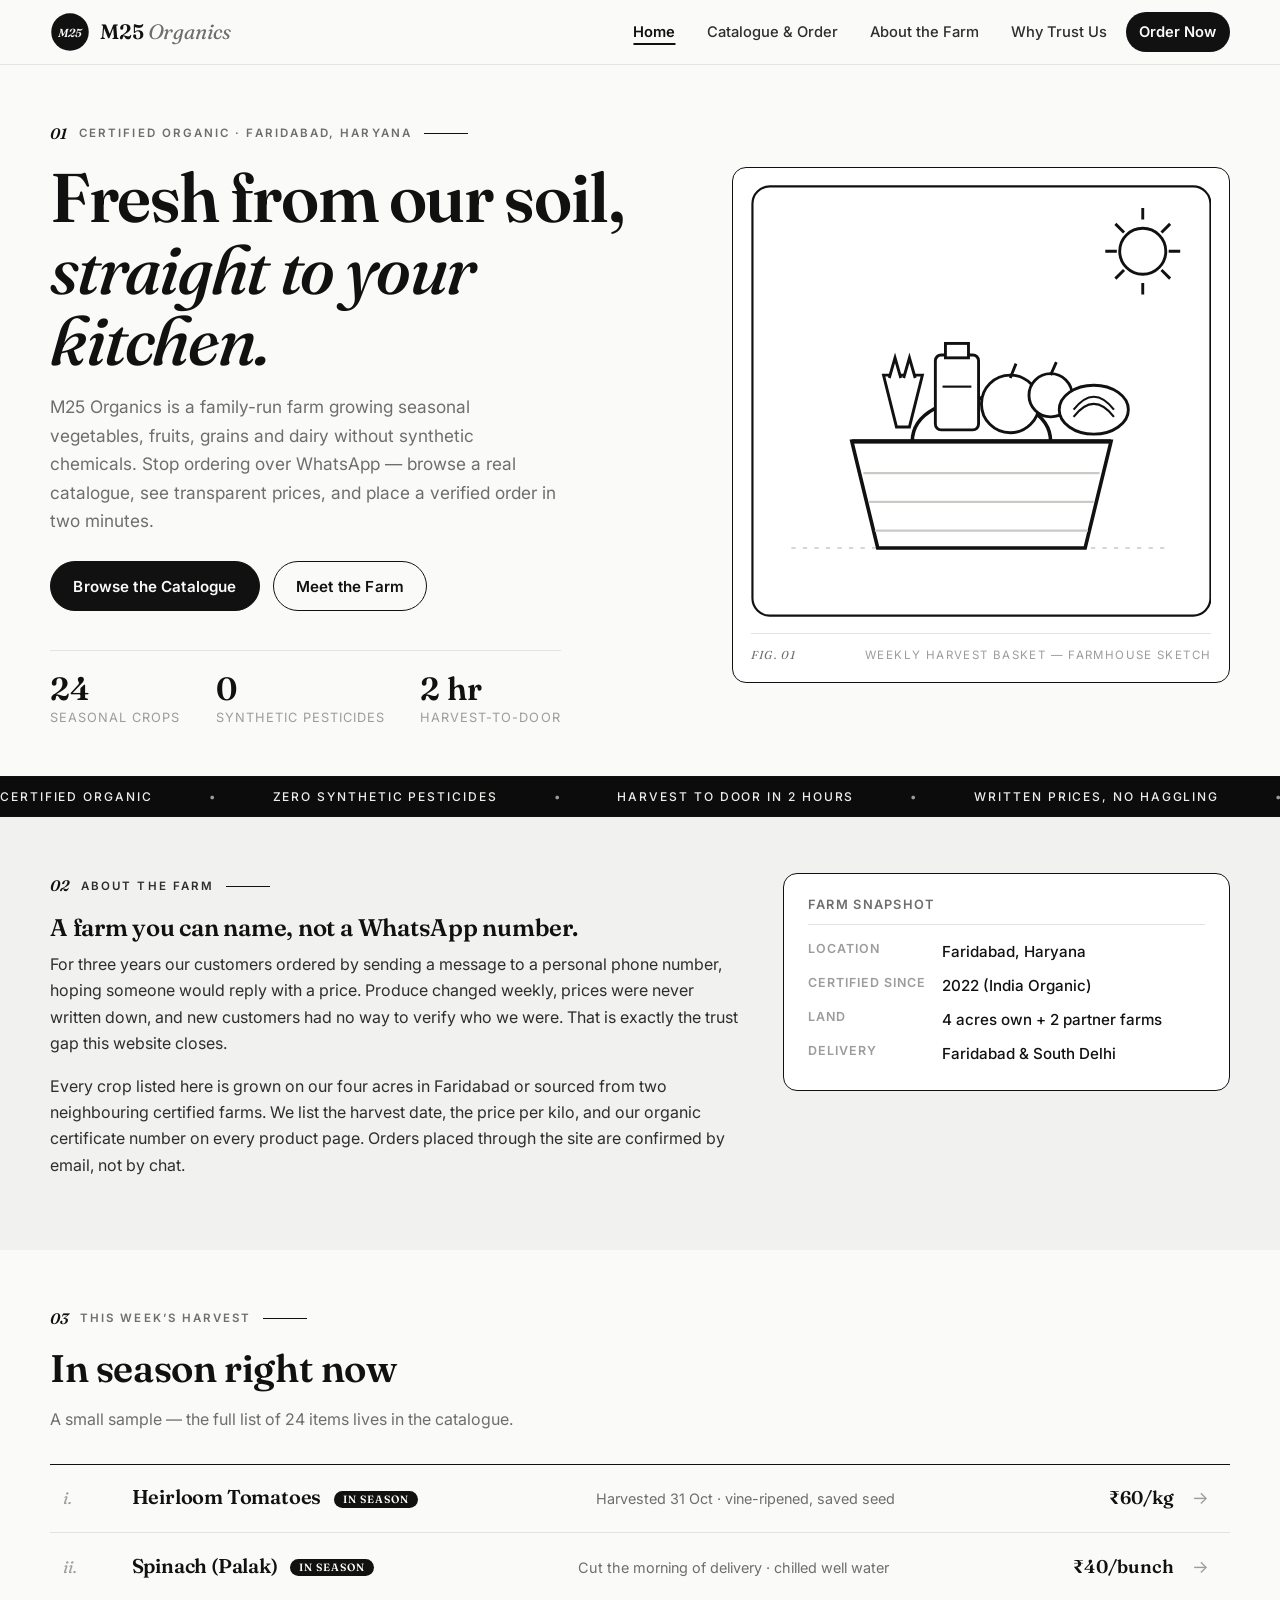
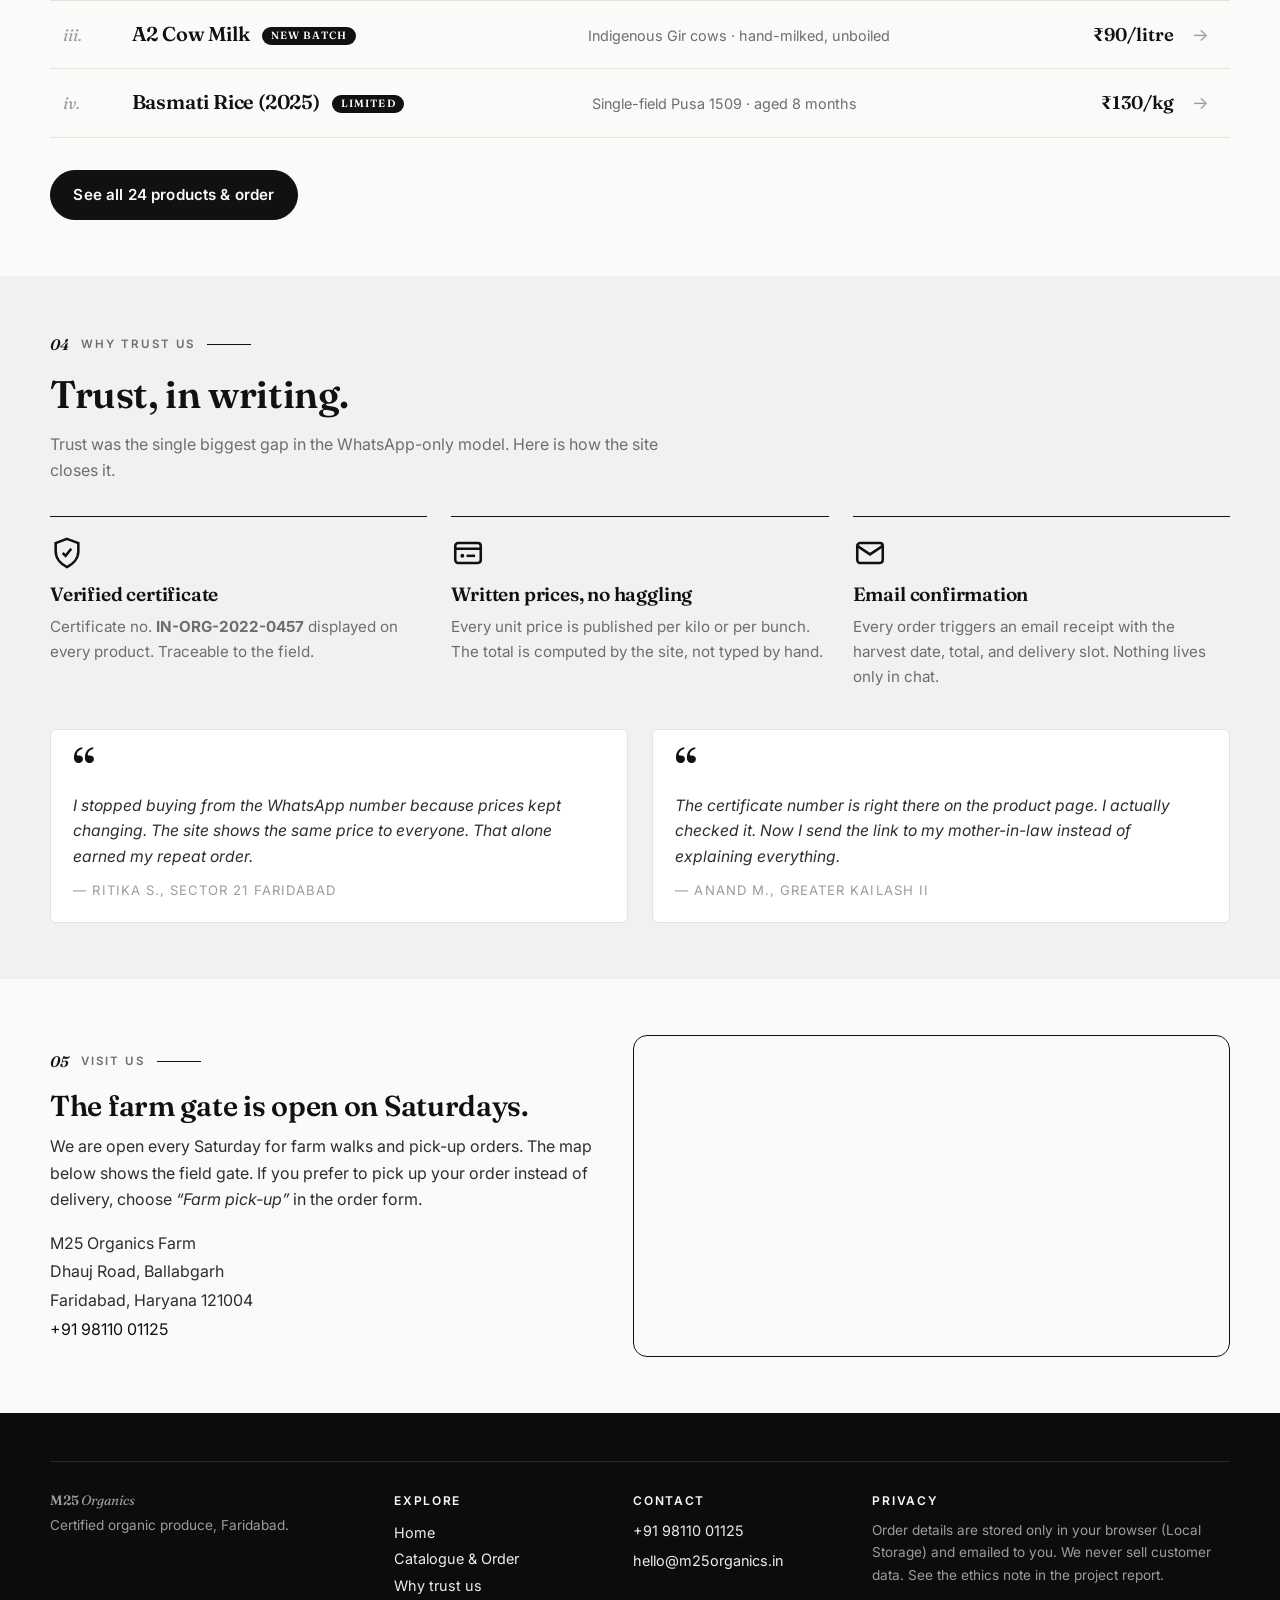
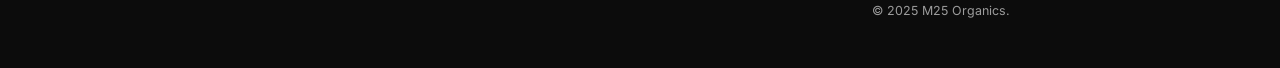
<file: index.html>
<!DOCTYPE html>
<html lang="en">
<head>
  <meta charset="UTF-8" />
  <meta name="viewport" content="width=device-width, initial-scale=1.0" />
  <!-- Task 6: SEO meta tags -->
  <title>M25 Organics | Fresh Farm Produce Delivered Naturally</title>
  <meta name="description" content="M25 Organics grows and delivers certified organic vegetables, fruits, grains and dairy straight from our family farm. Browse the catalogue and order online with transparent pricing." />
  <meta name="keywords" content="organic farm produce, fresh vegetables online, chemical-free dairy, farm to table" />
  <meta name="author" content="M25 Organics" />
  <!-- Open Graph for share previews -->
  <meta property="og:title" content="M25 Organics | Fresh Farm Produce" />
  <meta property="og:description" content="Certified organic produce grown on our family farm and delivered to your door." />
  <meta property="og:type" content="website" />
  <meta name="theme-color" content="#111111" />
  <link rel="preconnect" href="https://fonts.googleapis.com" />
  <link rel="preconnect" href="https://fonts.gstatic.com" crossorigin />
  <link href="https://fonts.googleapis.com/css2?family=Fraunces:ital,wght@0,400;0,500;0,600;0,700;1,400;1,500;1,600&family=Inter:wght@400;500;600;700&display=swap" rel="stylesheet" />
  <link rel="stylesheet" href="styles.css" />
</head>
<body>
  <!-- Skip link for accessibility (Task 6) -->
  <a href="#main" class="skip-link">Skip to main content</a>

  <!-- ===== Header / Nav ===== -->
  <header class="site-header">
    <div class="container header-inner">
      <a href="index.html" class="brand" aria-label="M25 Organics home">
        <!-- Inline SVG logo (Task 3 media element) — monochrome monogram -->
        <svg class="brand-mark" width="40" height="40" viewBox="0 0 48 48" role="img" aria-label="M25 Organics monogram logo">
          <circle cx="24" cy="24" r="22.5" fill="#111111"/>
          <text x="24" y="30" text-anchor="middle" font-size="14" font-weight="600" font-style="italic" fill="#FAFAF8">M25</text>
        </svg>
        <span class="brand-name">M25 <span class="brand-accent">Organics</span></span>
      </a>
      <button class="nav-toggle" aria-expanded="false" aria-controls="primary-nav" aria-label="Toggle navigation">
        <span></span><span></span><span></span>
      </button>
      <nav id="primary-nav" class="primary-nav" aria-label="Primary">
        <ul>
          <li><a href="index.html" aria-current="page">Home</a></li>
          <li><a href="products.html">Catalogue &amp; Order</a></li>
          <li><a href="#about">About the Farm</a></li>
          <li><a href="#trust">Why Trust Us</a></li>
          <li><a href="products.html#order" class="nav-cta">Order Now</a></li>
        </ul>
      </nav>
    </div>
  </header>

  <main id="main">
    <!-- ===== Hero ===== -->
    <section class="hero" aria-labelledby="hero-title">
      <div class="container hero-grid">
        <div class="hero-text" data-reveal>
          <p class="eyebrow"><span class="eyebrow-no">01</span> Certified Organic &middot; Faridabad, Haryana</p>
          <h1 id="hero-title">Fresh from our soil, <span class="hl">straight to your kitchen.</span></h1>
          <p class="lead">
            M25 Organics is a family-run farm growing seasonal vegetables, fruits, grains and dairy
            without synthetic chemicals. Stop ordering over WhatsApp &mdash; browse a real catalogue,
            see transparent prices, and place a verified order in two minutes.
          </p>
          <div class="hero-actions">
            <a href="products.html" class="btn btn-primary">Browse the Catalogue</a>
            <a href="#about" class="btn btn-ghost">Meet the Farm</a>
          </div>
          <ul class="hero-stats" role="list">
            <li><strong>24</strong><span>seasonal crops</span></li>
            <li><strong>0</strong><span>synthetic pesticides</span></li>
            <li><strong>2 hr</strong><span>harvest-to-door</span></li>
          </ul>
        </div>
        <div class="hero-visual" data-reveal>
          <!-- Decorative SVG illustration (Task 3 media element) — line-art, monochrome -->
          <svg viewBox="0 0 320 300" role="img" aria-label="Line illustration of a wooden basket filled with carrots, tomatoes, leafy greens and a milk bottle">
            <rect x="1" y="1" width="318" height="298" rx="12" fill="#FFFFFF" stroke="#111111" stroke-width="1.5"/>
            <!-- ground line -->
            <path d="M28 252 H292" stroke="#C9C9C6" stroke-width="1" stroke-dasharray="3 5"/>
            <!-- basket -->
            <path d="M70 178 L250 178 L232 252 L88 252 Z" fill="#FFFFFF" stroke="#111111" stroke-width="2.5"/>
            <path d="M70 178 L250 178" stroke="#111111" stroke-width="3"/>
            <!-- weave lines -->
            <path d="M78 200 L242 200 M82 220 L238 220 M86 240 L234 240" stroke="#C9C9C6" stroke-width="1.5"/>
            <!-- handle -->
            <path d="M112 178 C112 138, 208 138, 208 178" fill="none" stroke="#111111" stroke-width="2.5"/>
            <!-- milk bottle -->
            <rect x="128" y="118" width="30" height="52" rx="4" fill="#FFFFFF" stroke="#111111" stroke-width="2"/>
            <rect x="135" y="110" width="16" height="10" fill="#FFFFFF" stroke="#111111" stroke-width="2"/>
            <path d="M133 140 H153" stroke="#111111" stroke-width="1.5"/>
            <!-- tomatoes -->
            <circle cx="180" cy="152" r="20" fill="#FFFFFF" stroke="#111111" stroke-width="2"/>
            <circle cx="208" cy="146" r="15" fill="#FFFFFF" stroke="#111111" stroke-width="2"/>
            <path d="M180 134 L184 124 M208 132 L212 123" stroke="#111111" stroke-width="2"/>
            <!-- carrots -->
            <path d="M92 132 L101 168 L110 168 L119 132 Z" fill="#FFFFFF" stroke="#111111" stroke-width="2"/>
            <path d="M96 134 L100 120 L104 134 M106 134 L110 120 L114 134" fill="#FFFFFF" stroke="#111111" stroke-width="2"/>
            <!-- leafy greens -->
            <ellipse cx="238" cy="156" rx="24" ry="17" fill="#FFFFFF" stroke="#111111" stroke-width="2"/>
            <path d="M224 156 Q238 138 252 156 M224 161 Q238 143 252 161" fill="none" stroke="#111111" stroke-width="1.5"/>
            <!-- sun mark -->
            <circle cx="272" cy="46" r="16" fill="none" stroke="#111111" stroke-width="2"/>
            <path d="M272 24 V16 M290 46 H298 M272 68 V76 M254 46 H246 M285 33 L291 27 M285 59 L291 65 M259 33 L253 27 M259 59 L253 65" stroke="#111111" stroke-width="2"/>
          </svg>
          <div class="fig-caption"><em>Fig. 01</em><span>Weekly harvest basket &mdash; farmhouse sketch</span></div>
        </div>
      </div>
    </section>

    <!-- ===== Ticker strip ===== -->
    <div class="ticker" aria-hidden="true">
      <div class="ticker-track">
        <span>Certified organic</span><span class="tick-dot">&bull;</span>
        <span>Zero synthetic pesticides</span><span class="tick-dot">&bull;</span>
        <span>Harvest to door in 2 hours</span><span class="tick-dot">&bull;</span>
        <span>Written prices, no haggling</span><span class="tick-dot">&bull;</span>
        <span>Cert no. IN-ORG-2022-0457</span><span class="tick-dot">&bull;</span>
        <span>Certified organic</span><span class="tick-dot">&bull;</span>
        <span>Zero synthetic pesticides</span><span class="tick-dot">&bull;</span>
        <span>Harvest to door in 2 hours</span><span class="tick-dot">&bull;</span>
        <span>Written prices, no haggling</span><span class="tick-dot">&bull;</span>
        <span>Cert no. IN-ORG-2022-0457</span><span class="tick-dot">&bull;</span>
      </div>
    </div>

    <!-- ===== About ===== -->
    <section id="about" class="band band-cream" aria-labelledby="about-title">
      <div class="container about-grid">
        <div class="about-text" data-reveal>
          <p class="eyebrow"><span class="eyebrow-no">02</span> About the farm</p>
          <h2 id="about-title">A farm you can name, not a WhatsApp number.</h2>
          <p>
            For three years our customers ordered by sending a message to a personal phone number,
            hoping someone would reply with a price. Produce changed weekly, prices were never written
            down, and new customers had no way to verify who we were. That is exactly the trust gap
            this website closes.
          </p>
          <p>
            Every crop listed here is grown on our four acres in Faridabad or sourced from two
            neighbouring certified farms. We list the harvest date, the price per kilo, and our organic
            certificate number on every product page. Orders placed through the site are confirmed by
            email, not by chat.
          </p>
        </div>
        <aside class="about-card" aria-label="Farm facts" data-reveal>
          <h3>Farm snapshot</h3>
          <dl class="fact-list">
            <dt>Location</dt><dd>Faridabad, Haryana</dd>
            <dt>Certified since</dt><dd>2022 (India Organic)</dd>
            <dt>Land</dt><dd>4 acres own + 2 partner farms</dd>
            <dt>Delivery</dt><dd>Faridabad &amp; South Delhi</dd>
          </dl>
        </aside>
      </div>
    </section>

    <!-- ===== Featured produce — editorial index rows ===== -->
    <section class="band" aria-labelledby="featured-title">
      <div class="container">
        <header class="section-head" data-reveal>
          <p class="eyebrow"><span class="eyebrow-no">03</span> This week&rsquo;s harvest</p>
          <h2 id="featured-title">In season right now</h2>
          <p>A small sample &mdash; the full list of 24 items lives in the catalogue.</p>
        </header>
        <div class="index-list" data-reveal>
          <a class="index-row" href="products.html">
            <span class="num">i.</span>
            <h3>Heirloom Tomatoes <span class="badge-inline">In season</span></h3>
            <span class="row-meta">Harvested 31 Oct &middot; vine-ripened, saved seed</span>
            <span class="row-price">&#8377;60/kg</span>
            <span class="row-arrow">&rarr;</span>
          </a>
          <a class="index-row" href="products.html">
            <span class="num">ii.</span>
            <h3>Spinach (Palak) <span class="badge-inline">In season</span></h3>
            <span class="row-meta">Cut the morning of delivery &middot; chilled well water</span>
            <span class="row-price">&#8377;40/bunch</span>
            <span class="row-arrow">&rarr;</span>
          </a>
          <a class="index-row" href="products.html">
            <span class="num">iii.</span>
            <h3>A2 Cow Milk <span class="badge-inline">New batch</span></h3>
            <span class="row-meta">Indigenous Gir cows &middot; hand-milked, unboiled</span>
            <span class="row-price">&#8377;90/litre</span>
            <span class="row-arrow">&rarr;</span>
          </a>
          <a class="index-row" href="products.html">
            <span class="num">iv.</span>
            <h3>Basmati Rice (2025) <span class="badge-inline">Limited</span></h3>
            <span class="row-meta">Single-field Pusa 1509 &middot; aged 8 months</span>
            <span class="row-price">&#8377;130/kg</span>
            <span class="row-arrow">&rarr;</span>
          </a>
        </div>
        <div class="section-cta" data-reveal>
          <a href="products.html" class="btn btn-primary">See all 24 products &amp; order</a>
        </div>
      </div>
    </section>

    <!-- ===== Trust signals ===== -->
    <section id="trust" class="band band-cream" aria-labelledby="trust-title">
      <div class="container">
        <header class="section-head" data-reveal>
          <p class="eyebrow"><span class="eyebrow-no">04</span> Why trust us</p>
          <h2 id="trust-title">Trust, in writing.</h2>
          <p>Trust was the single biggest gap in the WhatsApp-only model. Here is how the site closes it.</p>
        </header>
        <div class="trust-grid">
          <article class="trust-card" data-reveal>
            <svg width="34" height="34" viewBox="0 0 24 24" aria-hidden="true"><path d="M12 2 L20 5 V11 C20 16 16 20 12 22 C8 20 4 16 4 11 V5 Z" fill="none" stroke="#111111" stroke-width="1.8"/><path d="M9 12 L11 14 L15 9" fill="none" stroke="#111111" stroke-width="1.8"/></svg>
            <h3>Verified certificate</h3>
            <p>Certificate no. <strong>IN-ORG-2022-0457</strong> displayed on every product. Traceable to the field.</p>
          </article>
          <article class="trust-card" data-reveal>
            <svg width="34" height="34" viewBox="0 0 24 24" aria-hidden="true"><rect x="3" y="5" width="18" height="14" rx="2" fill="none" stroke="#111111" stroke-width="1.8"/><path d="M3 9 L21 9" stroke="#111111" stroke-width="1.8"/><circle cx="8" cy="14" r="1.4" fill="#111111"/><path d="M11 14 H17" stroke="#111111" stroke-width="1.8"/></svg>
            <h3>Written prices, no haggling</h3>
            <p>Every unit price is published per kilo or per bunch. The total is computed by the site, not typed by hand.</p>
          </article>
          <article class="trust-card" data-reveal>
            <svg width="34" height="34" viewBox="0 0 24 24" aria-hidden="true"><rect x="3" y="5" width="18" height="14" rx="2" fill="none" stroke="#111111" stroke-width="1.8"/><path d="M3 7 L12 13 L21 7" fill="none" stroke="#111111" stroke-width="1.8"/></svg>
            <h3>Email confirmation</h3>
            <p>Every order triggers an email receipt with the harvest date, total, and delivery slot. Nothing lives only in chat.</p>
          </article>
        </div>

        <!-- Testimonials -->
        <div class="quotes">
          <blockquote class="quote-card" data-reveal>
            <p>I stopped buying from the WhatsApp number because prices kept changing. The site shows the same price to everyone. That alone earned my repeat order.</p>
            <footer>&mdash; Ritika S., Sector 21 Faridabad</footer>
          </blockquote>
          <blockquote class="quote-card" data-reveal>
            <p>The certificate number is right there on the product page. I actually checked it. Now I send the link to my mother-in-law instead of explaining everything.</p>
            <footer>&mdash; Anand M., Greater Kailash II</footer>
          </blockquote>
        </div>
      </div>
    </section>

    <!-- ===== Location with iframe (Task 3 media element) ===== -->
    <section class="band" aria-labelledby="location-title">
      <div class="container location-grid">
        <div class="location-text" data-reveal>
          <p class="eyebrow"><span class="eyebrow-no">05</span> Visit us</p>
          <h2 id="location-title">The farm gate is open on Saturdays.</h2>
          <p>
            We are open every Saturday for farm walks and pick-up orders. The map below shows the
            field gate. If you prefer to pick up your order instead of delivery, choose
            <em>&ldquo;Farm pick-up&rdquo;</em> in the order form.
          </p>
          <address class="address-block">
            M25 Organics Farm<br/>
            Dhauj Road, Ballabgarh<br/>
            Faridabad, Haryana 121004<br/>
            <a href="tel:+919811001125">+91 98110 01125</a>
          </address>
        </div>
        <div class="location-map" data-reveal>
          <!-- Google Maps iframe (Task 3 media element: iFrame) -->
          <iframe
            title="Map showing M25 Organics farm location in Faridabad"
            src="https://www.google.com/maps?q=Faridabad,Haryana&output=embed"
            width="100%" height="320" loading="lazy" referrerpolicy="no-referrer-when-downgrade"></iframe>
        </div>
      </div>
    </section>
  </main>

  <!-- ===== Footer ===== -->
  <footer class="site-footer">
    <div class="container">
      <hr class="footer-rule" />
      <div class="footer-grid">
        <div class="footer-brand">
          <p class="footer-name">M25 <em>Organics</em></p>
          <p class="footer-tag">Certified organic produce, Faridabad.</p>
        </div>
        <nav class="footer-nav" aria-label="Footer">
          <h4>Explore</h4>
          <ul>
            <li><a href="index.html">Home</a></li>
            <li><a href="products.html">Catalogue &amp; Order</a></li>
            <li><a href="#trust">Why trust us</a></li>
          </ul>
        </nav>
        <div class="footer-contact">
          <h4>Contact</h4>
          <p><a href="tel:+919811001125">+91 98110 01125</a></p>
          <p><a href="mailto:hello@m25organics.in">hello@m25organics.in</a></p>
        </div>
        <div class="footer-legal">
          <h4>Privacy</h4>
          <p>Order details are stored only in your browser (Local Storage) and emailed to you. We never sell customer data. See the ethics note in the project report.</p>
          <p class="copy">&copy; 2025 M25 Organics.</p>
        </div>
      </div>
    </div>
  </footer>

  <script src="script.js"></script>
</body>
</html>
</file>
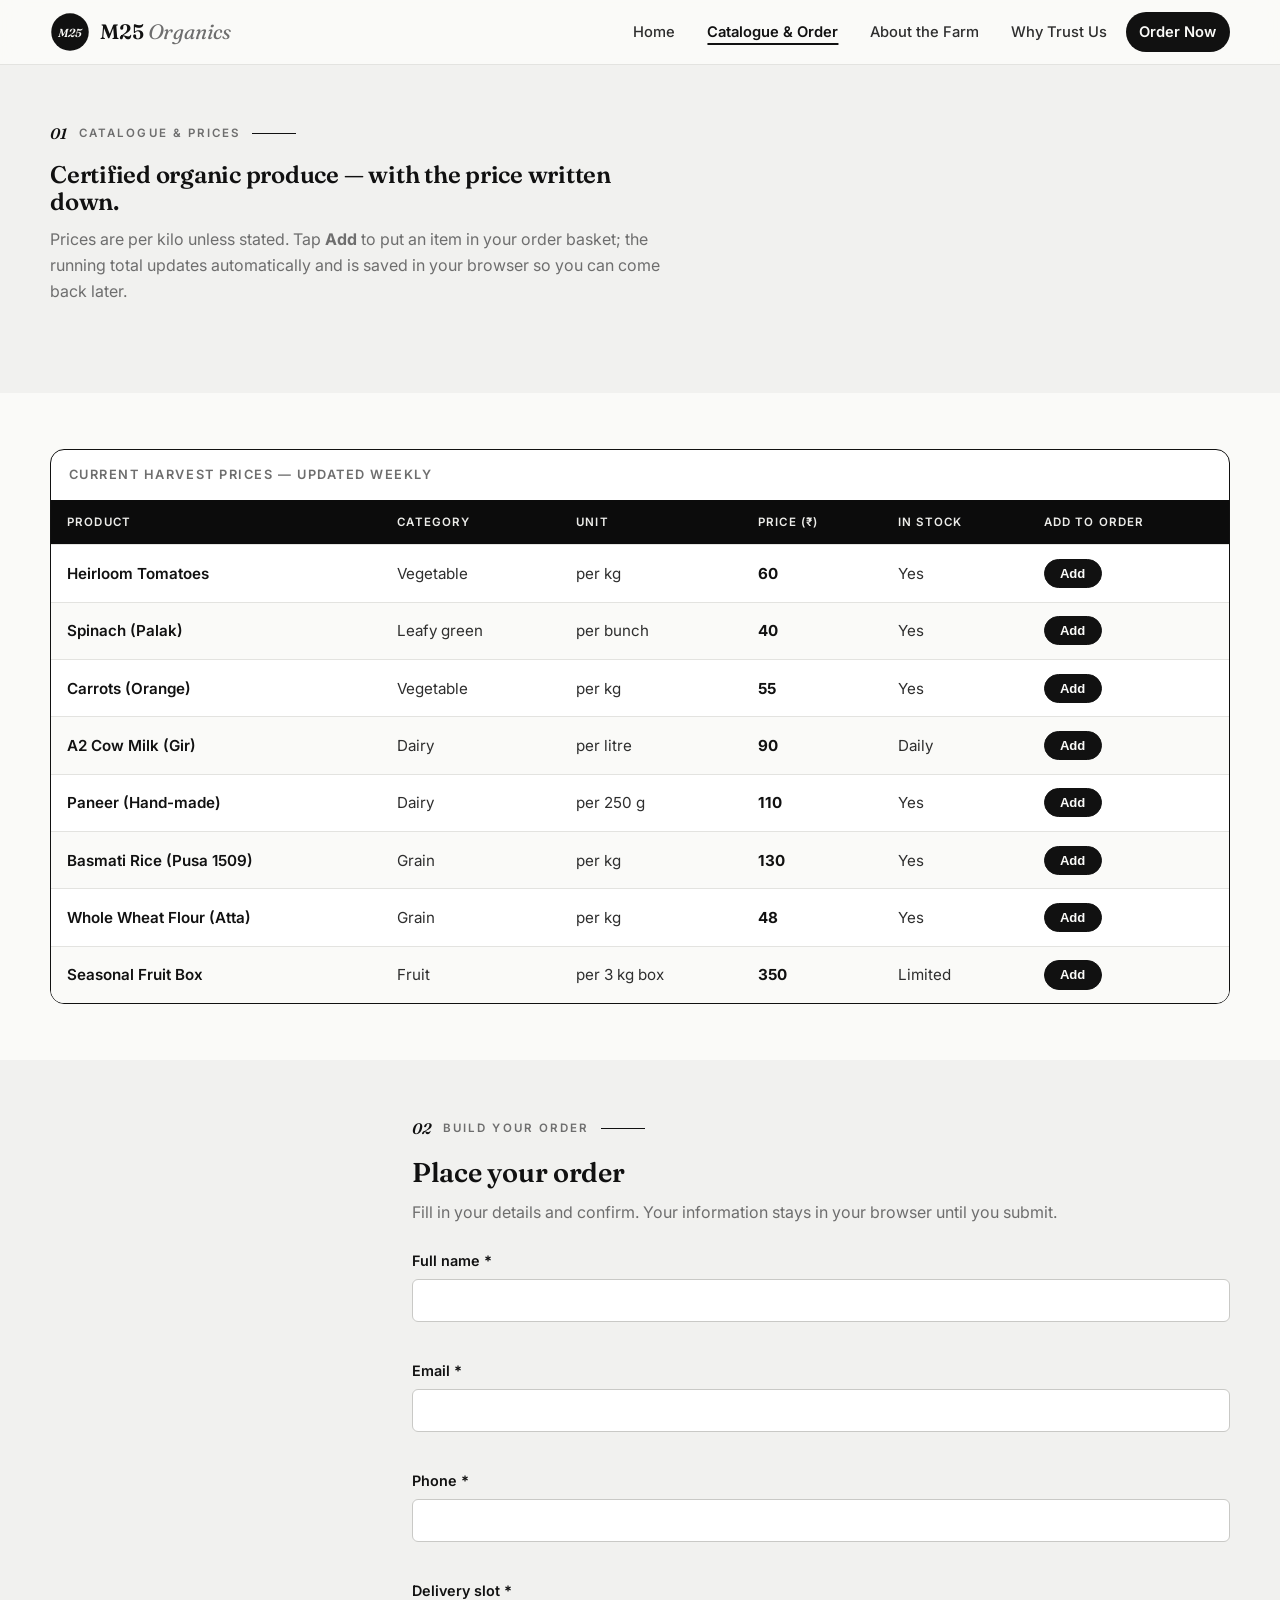
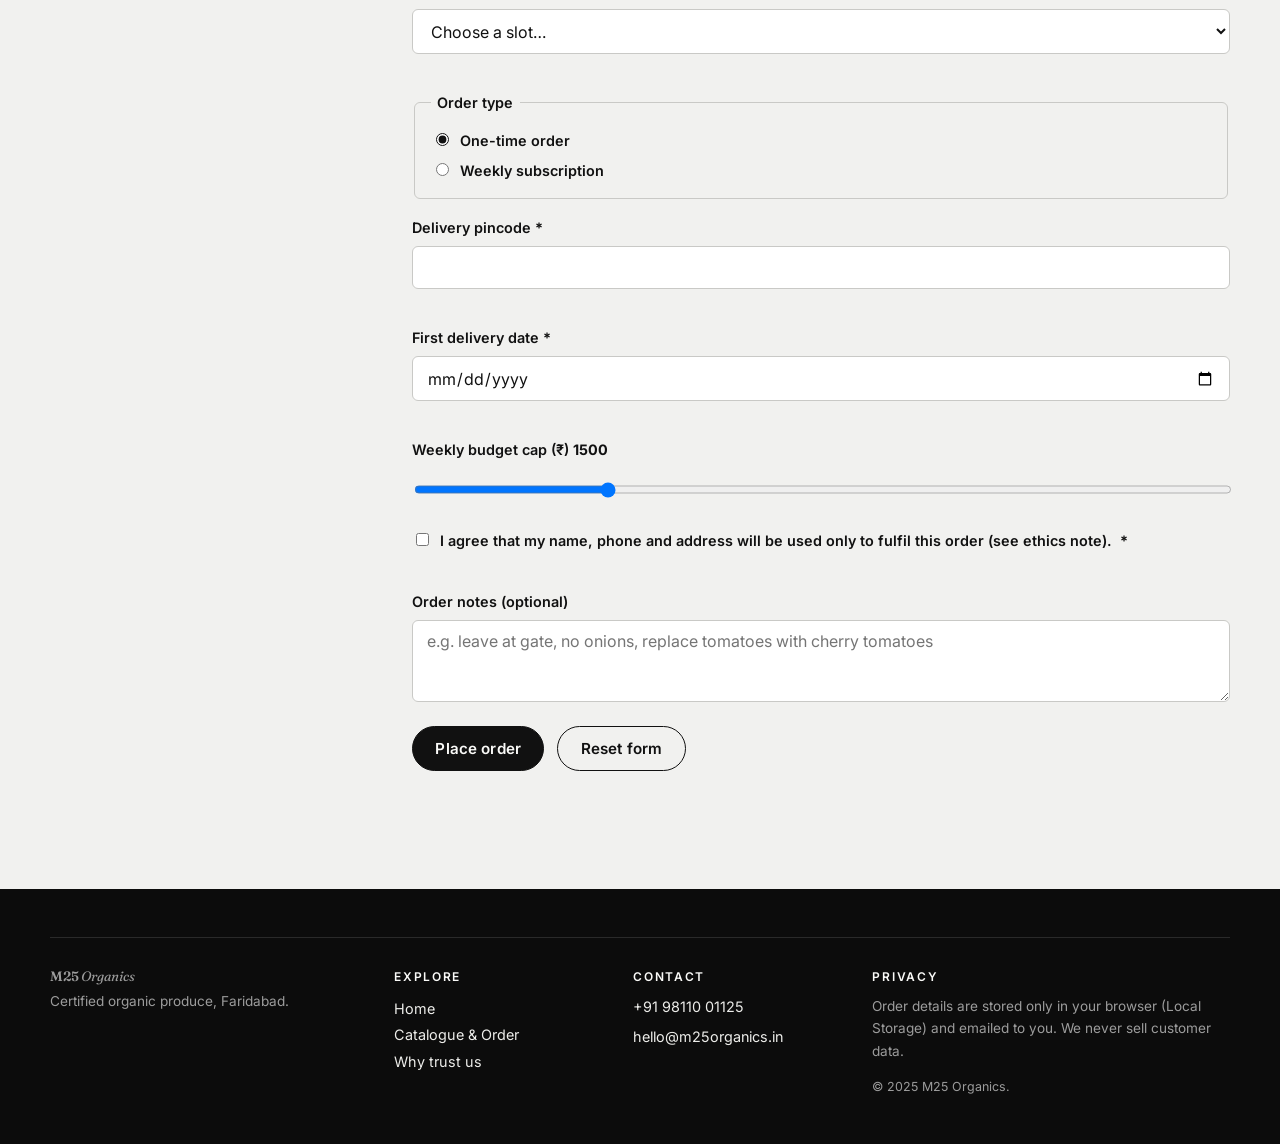
<file: products.html>
<!DOCTYPE html>
<html lang="en">
<head>
  <meta charset="UTF-8" />
  <meta name="viewport" content="width=device-width, initial-scale=1.0" />
  <!-- Task 6: SEO meta tags -->
  <title>Catalogue &amp; Order | M25 Organics</title>
  <meta name="description" content="Browse M25 Organics' full catalogue of certified organic vegetables, fruits, grains and dairy with published prices. Build an order, save it to your browser, and place it in two minutes." />
  <meta name="keywords" content="organic vegetables price list, order organic produce online, M25 Organics catalogue, farm fresh order form" />
  <meta name="author" content="M25 Organics" />
  <meta name="theme-color" content="#111111" />
  <link rel="preconnect" href="https://fonts.googleapis.com" />
  <link rel="preconnect" href="https://fonts.gstatic.com" crossorigin />
  <link href="https://fonts.googleapis.com/css2?family=Fraunces:ital,wght@0,400;0,500;0,600;0,700;1,400;1,500;1,600&family=Inter:wght@400;500;600;700&display=swap" rel="stylesheet" />
  <link rel="stylesheet" href="styles.css" />
</head>
<body>
  <a href="#main" class="skip-link">Skip to main content</a>

  <header class="site-header">
    <div class="container header-inner">
      <a href="index.html" class="brand" aria-label="M25 Organics home">
        <svg class="brand-mark" width="40" height="40" viewBox="0 0 48 48" role="img" aria-label="M25 Organics monogram logo">
          <circle cx="24" cy="24" r="22.5" fill="#111111"/>
          <text x="24" y="30" text-anchor="middle" font-size="14" font-weight="600" font-style="italic" fill="#FAFAF8">M25</text>
        </svg>
        <span class="brand-name">M25 <span class="brand-accent">Organics</span></span>
      </a>
      <button class="nav-toggle" aria-expanded="false" aria-controls="primary-nav" aria-label="Toggle navigation">
        <span></span><span></span><span></span>
      </button>
      <nav id="primary-nav" class="primary-nav" aria-label="Primary">
        <ul>
          <li><a href="index.html">Home</a></li>
          <li><a href="products.html" aria-current="page">Catalogue &amp; Order</a></li>
          <li><a href="index.html#about">About the Farm</a></li>
          <li><a href="index.html#trust">Why Trust Us</a></li>
          <li><a href="#order" class="nav-cta">Order Now</a></li>
        </ul>
      </nav>
    </div>
  </header>

  <main id="main">
    <!-- ===== Page intro ===== -->
    <section class="band band-cream" aria-labelledby="catalogue-title">
      <div class="container">
        <header class="section-head">
          <p class="eyebrow"><span class="eyebrow-no">01</span> Catalogue &amp; prices</p>
          <h1 id="catalogue-title">Certified organic produce &mdash; with the price written down.</h1>
          <p>Prices are per kilo unless stated. Tap <strong>Add</strong> to put an item in your order basket;
             the running total updates automatically and is saved in your browser so you can come back later.</p>
        </header>
      </div>
    </section>

    <!-- ===== Product table (Task 3: a table) ===== -->
    <section class="band" aria-labelledby="price-title">
      <div class="container">
        <h2 id="price-title" class="visually-hidden">Price list</h2>
        <div class="table-wrap" role="region" aria-labelledby="price-title" tabindex="0">
          <table class="price-table" id="price-table">
            <caption>Current harvest prices &mdash; updated weekly</caption>
            <thead>
              <tr>
                <th scope="col">Product</th>
                <th scope="col">Category</th>
                <th scope="col">Unit</th>
                <th scope="col">Price (&#8377;)</th>
                <th scope="col">In stock</th>
                <th scope="col">Add to order</th>
              </tr>
            </thead>
            <tbody>
              <tr>
                <td data-label="Product">Heirloom Tomatoes</td>
                <td data-label="Category">Vegetable</td>
                <td data-label="Unit">per kg</td>
                <td data-label="Price">60</td>
                <td data-label="In stock">Yes</td>
                <td data-label="Add"><button class="add-btn" data-name="Heirloom Tomatoes" data-price="60" data-unit="kg">Add</button></td>
              </tr>
              <tr>
                <td data-label="Product">Spinach (Palak)</td>
                <td data-label="Category">Leafy green</td>
                <td data-label="Unit">per bunch</td>
                <td data-label="Price">40</td>
                <td data-label="In stock">Yes</td>
                <td data-label="Add"><button class="add-btn" data-name="Spinach (Palak)" data-price="40" data-unit="bunch">Add</button></td>
              </tr>
              <tr>
                <td data-label="Product">Carrots (Orange)</td>
                <td data-label="Category">Vegetable</td>
                <td data-label="Unit">per kg</td>
                <td data-label="Price">55</td>
                <td data-label="In stock">Yes</td>
                <td data-label="Add"><button class="add-btn" data-name="Carrots" data-price="55" data-unit="kg">Add</button></td>
              </tr>
              <tr>
                <td data-label="Product">A2 Cow Milk (Gir)</td>
                <td data-label="Category">Dairy</td>
                <td data-label="Unit">per litre</td>
                <td data-label="Price">90</td>
                <td data-label="In stock">Daily</td>
                <td data-label="Add"><button class="add-btn" data-name="A2 Cow Milk" data-price="90" data-unit="litre">Add</button></td>
              </tr>
              <tr>
                <td data-label="Product">Paneer (Hand-made)</td>
                <td data-label="Category">Dairy</td>
                <td data-label="Unit">per 250 g</td>
                <td data-label="Price">110</td>
                <td data-label="In stock">Yes</td>
                <td data-label="Add"><button class="add-btn" data-name="Paneer" data-price="110" data-unit="250g">Add</button></td>
              </tr>
              <tr>
                <td data-label="Product">Basmati Rice (Pusa 1509)</td>
                <td data-label="Category">Grain</td>
                <td data-label="Unit">per kg</td>
                <td data-label="Price">130</td>
                <td data-label="In stock">Yes</td>
                <td data-label="Add"><button class="add-btn" data-name="Basmati Rice" data-price="130" data-unit="kg">Add</button></td>
              </tr>
              <tr>
                <td data-label="Product">Whole Wheat Flour (Atta)</td>
                <td data-label="Category">Grain</td>
                <td data-label="Unit">per kg</td>
                <td data-label="Price">48</td>
                <td data-label="In stock">Yes</td>
                <td data-label="Add"><button class="add-btn" data-name="Whole Wheat Atta" data-price="48" data-unit="kg">Add</button></td>
              </tr>
              <tr>
                <td data-label="Product">Seasonal Fruit Box</td>
                <td data-label="Category">Fruit</td>
                <td data-label="Unit">per 3 kg box</td>
                <td data-label="Price">350</td>
                <td data-label="In stock">Limited</td>
                <td data-label="Add"><button class="add-btn" data-name="Seasonal Fruit Box" data-price="350" data-unit="3kg box">Add</button></td>
              </tr>
            </tbody>
          </table>
        </div>
      </div>
    </section>

    <!-- ===== Order basket + form (Task 3 + Task 4) ===== -->
    <section class="band band-cream" id="order" aria-labelledby="order-title">
      <div class="container order-grid">
        <!-- Live order basket (Task 4: DOM updates) -->
        <aside class="basket" aria-labelledby="basket-title">
          <h2 id="basket-title">Your order basket</h2>
          <p class="basket-empty" id="basket-empty">No items yet. Tap <strong>Add</strong> in the table above.</p>
          <ul class="basket-list" id="basket-list" aria-live="polite"></ul>
          <div class="basket-total" id="basket-total" hidden>
            <span>Estimated total</span>
            <strong id="basket-total-amount">&#8377;0</strong>
          </div>
          <p class="basket-note">Quantities can be edited in the form. Total updates live and is saved in your browser.</p>
          <button type="button" class="btn btn-ghost btn-sm" id="clear-basket">Clear basket</button>
        </aside>

        <!-- Order form with 5+ input types (Task 3) -->
        <div class="order-form-wrap">
          <p class="eyebrow"><span class="eyebrow-no">02</span> Build your order</p>
          <h2 id="order-title">Place your order</h2>
          <p class="form-intro">Fill in your details and confirm. Your information stays in your browser until you submit.</p>

          <form id="order-form" class="order-form" novalidate>
            <!-- 1. text -->
            <div class="field">
              <label for="cust-name">Full name <span class="req">*</span></label>
              <input type="text" id="cust-name" name="cust-name" autocomplete="name" required minlength="2" />
              <span class="error" id="err-name" role="alert"></span>
            </div>

            <!-- 2. email -->
            <div class="field">
              <label for="cust-email">Email <span class="req">*</span></label>
              <input type="email" id="cust-email" name="cust-email" autocomplete="email" required />
              <span class="error" id="err-email" role="alert"></span>
            </div>

            <!-- 3. tel -->
            <div class="field">
              <label for="cust-phone">Phone <span class="req">*</span></label>
              <input type="tel" id="cust-phone" name="cust-phone" autocomplete="tel" pattern="[0-9+\s\-]{10,15}" required />
              <span class="error" id="err-phone" role="alert"></span>
            </div>

            <!-- 4. select -->
            <div class="field">
              <label for="delivery-slot">Delivery slot <span class="req">*</span></label>
              <select id="delivery-slot" name="delivery-slot" required>
                <option value="">Choose a slot&hellip;</option>
                <option value="sat-am">Saturday 7&ndash;10 AM</option>
                <option value="sat-pm">Saturday 4&ndash;7 PM</option>
                <option value="tue-am">Tuesday 7&ndash;10 AM</option>
                <option value="pickup">Farm pick-up (Saturday)</option>
              </select>
              <span class="error" id="err-slot" role="alert"></span>
            </div>

            <!-- 5. radio -->
            <fieldset class="field fieldset-block">
              <legend>Order type</legend>
              <label class="radio"><input type="radio" name="order-type" value="one-time" checked /> One-time order</label>
              <label class="radio"><input type="radio" name="order-type" value="weekly" /> Weekly subscription</label>
            </fieldset>

            <!-- 6. number -->
            <div class="field">
              <label for="delivery-pincode">Delivery pincode <span class="req">*</span></label>
              <input type="number" id="delivery-pincode" name="delivery-pincode" min="100000" max="999999" step="1" required inputmode="numeric" />
              <span class="error" id="err-pincode" role="alert"></span>
            </div>

            <!-- 7. date -->
            <div class="field">
              <label for="first-delivery">First delivery date <span class="req">*</span></label>
              <input type="date" id="first-delivery" name="first-delivery" required />
              <span class="error" id="err-date" role="alert"></span>
            </div>

            <!-- 8. range -->
            <div class="field">
              <label for="budget">Weekly budget cap (&#8377;) <span id="budget-val" class="range-val">1500</span></label>
              <input type="range" id="budget" name="budget" min="500" max="5000" step="100" value="1500" />
            </div>

            <!-- 9. checkbox -->
            <div class="field field-check">
              <label class="check"><input type="checkbox" id="agree-privacy" name="agree-privacy" required /> I agree that my name, phone and address will be used only to fulfil this order (see ethics note). <span class="req">*</span></label>
              <span class="error" id="err-agree" role="alert"></span>
            </div>

            <!-- 10. textarea -->
            <div class="field">
              <label for="notes">Order notes (optional)</label>
              <textarea id="notes" name="notes" rows="3" maxlength="300" placeholder="e.g. leave at gate, no onions, replace tomatoes with cherry tomatoes"></textarea>
            </div>

            <div class="form-actions">
              <button type="submit" class="btn btn-primary" id="place-order">Place order</button>
              <button type="reset" class="btn btn-ghost" id="reset-form">Reset form</button>
            </div>

            <p class="form-status" id="form-status" role="status" aria-live="polite"></p>
          </form>
        </div>
      </div>
    </section>

    <!-- ===== AI disclosure banner (Task 6 ethics) ===== -->
 
  </main>

  <footer class="site-footer">
    <div class="container">
      <hr class="footer-rule" />
      <div class="footer-grid">
        <div class="footer-brand">
          <p class="footer-name">M25 <em>Organics</em></p>
          <p class="footer-tag">Certified organic produce, Faridabad.</p>
        </div>
      <nav class="footer-nav" aria-label="Footer">
        <h4>Explore</h4>
        <ul>
          <li><a href="index.html">Home</a></li>
          <li><a href="products.html">Catalogue &amp; Order</a></li>
          <li><a href="index.html#trust">Why trust us</a></li>
        </ul>
      </nav>
      <div class="footer-contact">
        <h4>Contact</h4>
        <p><a href="tel:+919811001125">+91 98110 01125</a></p>
        <p><a href="mailto:hello@m25organics.in">hello@m25organics.in</a></p>
      </div>
      <div class="footer-legal">
        <h4>Privacy</h4>
        <p>Order details are stored only in your browser (Local Storage) and emailed to you. We never sell customer data.</p>
        <p class="copy">&copy; 2025 M25 Organics.</p>
      </div>
      </div>
    </div>
  </footer>

  <script src="script.js"></script>
</body>
</html>
</file>
<file: styles.css>
:root {
  /* Monochrome palette — shades of one grey/black scale */
  --ink:      #111111;   /* near-black: headings, buttons, table header  */
  --ink-soft: #2E2E2E;   /* body text                                    */
  --muted:    #6E6E6E;   /* secondary text                               */
  --faint:    #9C9C9C;   /* captions, micro labels                       */
  --paper:    #FAFAF8;   /* page background (warm off-white)             */
  --wash:     #F1F1EF;   /* banded sections, row hovers                  */
  --surface:  #FFFFFF;   /* cards, inputs                                */
  --line:     #E3E3E0;   /* hairline borders                             */
  --line-2:   #C9C9C6;   /* stronger hairline (input borders)            */
  --black:    #0C0C0C;   /* footer, ticker, table head                   */
  --on-black: #EDEDEA;   /* text on black                                */

  /* Font pairing (Task 2): Fraunces display serif + Inter body */
  --font-head: "Fraunces", "Noto Serif SC", Georgia, serif;
  --font-body: "Inter", "Noto Sans SC", system-ui, -apple-system, "Segoe UI", sans-serif;

  --radius:    14px;
  --radius-sm: 6px;
  --maxw:      1180px;
}

/* ---------- Reset ---------- */
*, *::before, *::after { box-sizing: border-box; }
html { scroll-behavior: smooth; }
body {
  margin: 0;
  font-family: var(--font-body);
  font-size: 16px;
  line-height: 1.65;
  color: var(--ink-soft);
  background: var(--paper);
  -webkit-font-smoothing: antialiased;
}
img, svg, iframe { display: block; max-width: 100%; }
a { color: var(--ink); text-decoration: none; }
a:hover, a:focus { text-decoration: underline; text-underline-offset: 3px; }
h1, h2, h3, h4 {
  font-family: var(--font-head); font-weight: 600; line-height: 1.12;
  margin: 0 0 0.4em; color: var(--ink); letter-spacing: -0.01em;
}
p { margin: 0 0 1em; }
ul { margin: 0; padding: 0; list-style: none; }
::selection { background: var(--ink); color: var(--paper); }

.container { width: min(100% - 2.5rem, var(--maxw)); margin-inline: auto; }

/* ---------- Accessibility helpers ---------- */
.skip-link {
  position: absolute; left: -9999px; top: 0; z-index: 100;
  background: var(--ink); color: var(--paper); padding: 0.6rem 1rem; border-radius: 0 0 8px 0;
}
.skip-link:focus { left: 0; }
.visually-hidden {
  position: absolute !important; width: 1px; height: 1px; padding: 0; margin: -1px;
  overflow: hidden; clip: rect(0,0,0,0); white-space: nowrap; border: 0;
}
:focus-visible { outline: 2px solid var(--ink); outline-offset: 3px; border-radius: 2px; }

/* ---------- Scroll reveal (progressive enhancement) ---------- */
[data-reveal] {
  opacity: 0; transform: translateY(18px);
  transition: opacity 0.65s ease, transform 0.65s ease;
}
[data-reveal].is-visible { opacity: 1; transform: none; }

/* ---------- Header / nav (Flexbox) ---------- */
.site-header {
  position: sticky; top: 0; z-index: 50;
  background: rgba(250, 250, 248, 0.88);
  backdrop-filter: blur(10px);
  border-bottom: 1px solid var(--line);
  transition: box-shadow 0.25s ease;
}
.site-header.scrolled { box-shadow: 0 1px 0 var(--ink); }
.header-inner {
  display: flex; align-items: center; justify-content: space-between;
  gap: 1rem; padding-block: 0.75rem;
}
.brand { display: inline-flex; align-items: center; gap: 0.65rem; text-decoration: none; }
.brand:hover { text-decoration: none; }
.brand-mark circle { fill: var(--ink); }
.brand-mark text { fill: var(--paper); font-family: var(--font-head); }
.brand-name {
  font-family: var(--font-head); font-weight: 600; font-size: 1.3rem; color: var(--ink);
  letter-spacing: -0.01em;
}
.brand-accent { font-style: italic; font-weight: 400; color: var(--muted); }
.primary-nav ul { display: flex; align-items: center; gap: 0.3rem; flex-wrap: wrap; }
.primary-nav a {
  display: inline-block; padding: 0.5rem 0.85rem; border-radius: 999px;
  color: var(--ink-soft); font-weight: 500; font-size: 0.92rem;
  transition: background-color 0.18s ease, color 0.18s ease;
}
.primary-nav a:hover { background: var(--wash); text-decoration: none; color: var(--ink); }
.primary-nav a[aria-current="page"] {
  color: var(--ink); font-weight: 600; text-decoration: underline;
  text-underline-offset: 6px; text-decoration-thickness: 1.5px;
}
.nav-cta { background: var(--ink) !important; color: var(--paper) !important; font-weight: 600 !important; }
.nav-cta:hover { background: var(--black) !important; text-decoration: none !important; transform: translateY(-1px); }

/* Mobile nav toggle (hidden on desktop) */
.nav-toggle {
  display: none; width: 44px; height: 44px; border: 1px solid var(--line-2);
  background: var(--surface); border-radius: var(--radius-sm); cursor: pointer;
  padding: 10px;
}
.nav-toggle span {
  display: block; height: 2px; width: 100%; background: var(--ink);
  margin-block: 4px; transition: transform 0.25s ease, opacity 0.25s ease;
}

/* ---------- Buttons (Task 3: transition) ---------- */
.btn {
  display: inline-flex; align-items: center; justify-content: center; gap: 0.45rem;
  font-family: var(--font-body); font-weight: 600; font-size: 0.95rem;
  letter-spacing: 0.01em;
  padding: 0.72rem 1.4rem; border-radius: 999px; border: 1.5px solid var(--ink);
  cursor: pointer; text-decoration: none;
  transition: background-color 0.18s ease, color 0.18s ease,
              transform 0.18s ease, box-shadow 0.18s ease;
}
.btn-primary { background: var(--ink); color: var(--paper); }
.btn-primary:hover, .btn-primary:focus-visible {
  background: var(--paper); color: var(--ink);
  transform: translateY(-2px); box-shadow: 0 2px 0 var(--ink); text-decoration: none;
}
.btn-ghost { background: transparent; color: var(--ink); }
.btn-ghost:hover, .btn-ghost:focus-visible {
  background: var(--ink); color: var(--paper); transform: translateY(-2px); text-decoration: none;
}
.btn-sm { padding: 0.45rem 0.95rem; font-size: 0.85rem; }

/* ---------- Hero (Grid) ---------- */
.hero { padding-block: 3.5rem 3rem; }
.hero-grid {
  display: grid; grid-template-columns: 1.12fr 0.88fr; gap: 3rem; align-items: center;
}
.eyebrow {
  text-transform: uppercase; letter-spacing: 0.18em; font-size: 0.72rem;
  font-weight: 600; color: var(--muted); margin-bottom: 1rem;
  display: flex; align-items: center; gap: 0.75rem;
}
.eyebrow .eyebrow-no {
  color: var(--ink); font-family: var(--font-head); font-style: italic;
  font-size: 0.95rem; letter-spacing: 0;
}
.eyebrow::after { content: ""; height: 1px; width: 44px; background: var(--ink); }
.hero-text h1 {
  font-size: clamp(2.5rem, 5.4vw, 4.3rem);
  line-height: 1.04; letter-spacing: -0.02em; margin-bottom: 1rem;
}
.hero-text .hl { font-style: italic; font-weight: 500; }
.lead { font-size: 1.08rem; color: var(--muted); max-width: 46ch; }
.hero-actions { display: flex; gap: 0.8rem; flex-wrap: wrap; margin-top: 1.6rem; }
.hero-stats {
  display: grid; grid-template-columns: repeat(3, auto); gap: 2.2rem;
  margin-top: 2.4rem; padding-top: 1.4rem; border-top: 1px solid var(--line);
  width: fit-content;
}
.hero-stats li { display: flex; flex-direction: column; gap: 0.15rem; }
.hero-stats strong {
  font-family: var(--font-head); font-weight: 600; font-size: 2rem; color: var(--ink);
  line-height: 1;
}
.hero-stats span { font-size: 0.8rem; color: var(--faint); text-transform: uppercase; letter-spacing: 0.08em; }

/* Framed figure box for the hero illustration */
.hero-visual {
  border: 1px solid var(--ink); border-radius: var(--radius);
  background: var(--surface); padding: 1.1rem;
}
.hero-visual svg { width: 100%; height: auto; }
.fig-caption {
  display: flex; justify-content: space-between; gap: 1rem;
  border-top: 1px solid var(--line); margin-top: 1rem; padding-top: 0.7rem;
  font-size: 0.72rem; text-transform: uppercase; letter-spacing: 0.12em; color: var(--faint);
}
.fig-caption em { font-family: var(--font-head); font-style: italic; color: var(--muted); }

/* ---------- Ticker / marquee strip ---------- */
.ticker {
  border-block: 1px solid var(--ink);
  background: var(--black); color: var(--on-black);
  overflow: hidden; white-space: nowrap;
}
.ticker-track {
  display: inline-flex; gap: 3.5rem; padding: 0.6rem 0;
  animation: ticker-scroll 30s linear infinite;
  will-change: transform;
}
.ticker-track span {
  font-size: 0.75rem; text-transform: uppercase; letter-spacing: 0.16em; font-weight: 500;
}
.ticker-track .tick-dot { color: var(--faint); }
@keyframes ticker-scroll {
  from { transform: translateX(0); }
  to   { transform: translateX(-50%); }
}

/* ---------- Section bands ---------- */
.band { padding-block: 3.5rem; }
.band-cream { background: var(--wash); }
.section-head { margin-bottom: 2rem; max-width: 62ch; }
.section-head h2 { font-size: clamp(1.7rem, 3.2vw, 2.4rem); }
.section-head p { color: var(--muted); }
.section-cta { margin-top: 2rem; }

/* ---------- About (Grid) ---------- */
.about-grid { display: grid; grid-template-columns: 1.55fr 1fr; gap: 2.5rem; align-items: start; }
.about-text p { color: var(--ink-soft); }
/* editorial drop cap on the opening paragraph */
.about-text p:first-of-type::first-letter {
  font-family: var(--font-head); font-weight: 600; font-size: 3.1em;
  float: left; line-height: 0.85; padding-right: 0.12em; color: var(--ink);
}
.about-card {
  background: var(--surface); border: 1px solid var(--ink); border-radius: var(--radius);
  padding: 1.5rem;
}
.about-card h3 {
  font-size: 1.05rem; text-transform: uppercase; letter-spacing: 0.1em;
  font-family: var(--font-body); font-weight: 600; font-size: 0.8rem; color: var(--muted);
  border-bottom: 1px solid var(--line); padding-bottom: 0.7rem; margin-bottom: 0.9rem;
}
.fact-list { display: grid; grid-template-columns: auto 1fr; gap: 0.55rem 1rem; margin: 0; }
.fact-list dt {
  font-weight: 600; color: var(--faint); font-size: 0.78rem;
  text-transform: uppercase; letter-spacing: 0.08em;
}
.fact-list dd { margin: 0; font-size: 0.95rem; color: var(--ink); font-weight: 500; }

/* ---------- Harvest index rows (replaces card grid, still grid layout below) ---------- */
.index-list { border-top: 1.5px solid var(--ink); }
.index-row {
  display: grid; grid-template-columns: 3.2rem 1.35fr 1.5fr auto 1.6rem;
  gap: 1.1rem; align-items: baseline;
  padding: 1.15rem 0.8rem; border-bottom: 1px solid var(--line);
  transition: background-color 0.2s ease, color 0.2s ease;
  cursor: pointer;
}
.index-row .num {
  font-family: var(--font-head); font-style: italic; font-weight: 400;
  font-size: 1.05rem; color: var(--faint);
}
.index-row h3 { font-size: 1.25rem; margin: 0; }
.index-row .row-meta { color: var(--muted); font-size: 0.9rem; }
.index-row .row-price {
  font-family: var(--font-head); font-weight: 600; font-size: 1.15rem; color: var(--ink);
  white-space: nowrap;
}
.index-row .row-arrow { color: var(--faint); font-size: 1.1rem; transition: transform 0.2s ease; }
.index-row:hover, .index-row:focus-visible { background: var(--ink); color: var(--paper); }
.index-row:hover h3, .index-row:hover .row-price,
.index-row:focus-visible h3, .index-row:focus-visible .row-price { color: var(--paper); }
.index-row:hover .num, .index-row:hover .row-meta,
.index-row:hover .row-arrow,
.index-row:focus-visible .num, .index-row:focus-visible .row-meta,
.index-row:focus-visible .row-arrow { color: var(--faint); }
.index-row:hover .row-arrow { transform: translateX(4px); }
.badge-inline {
  display: inline-block; font-size: 0.66rem; font-weight: 600; text-transform: uppercase;
  letter-spacing: 0.1em; color: var(--paper); background: var(--ink);
  padding: 0.18rem 0.55rem; border-radius: 999px; margin-left: 0.55rem;
  vertical-align: middle;
}

/* ---------- Trust grid ---------- */
.trust-grid {
  display: grid; grid-template-columns: repeat(auto-fit, minmax(240px, 1fr));
  gap: 1.5rem;
}
.trust-card { border-top: 1.5px solid var(--ink); padding-top: 1.2rem; }
.trust-card svg { margin-bottom: 0.9rem; }
.trust-card svg [stroke] { stroke: var(--ink); }
.trust-card h3 { font-size: 1.2rem; }
.trust-card p { margin: 0; color: var(--muted); font-size: 0.95rem; }
.quotes {
  display: grid; grid-template-columns: repeat(auto-fit, minmax(280px, 1fr));
  gap: 1.5rem; margin-top: 2.5rem;
}
.quote-card {
  margin: 0; padding: 1.5rem 1.4rem 1.3rem; background: var(--surface);
  border: 1px solid var(--line); border-radius: var(--radius-sm);
  position: relative;
}
.quote-card::before {
  content: "\201C"; font-family: var(--font-head); font-size: 3.2rem; font-weight: 600;
  color: var(--ink); display: block; line-height: 0.6; margin-bottom: 0.5rem;
}
.quote-card p { font-style: italic; color: var(--ink-soft); margin-bottom: 0.6rem; font-size: 0.98rem; }
.quote-card footer { color: var(--faint); font-size: 0.82rem; text-transform: uppercase; letter-spacing: 0.08em; }

/* ---------- Location (Grid + iframe) ---------- */
.location-grid { display: grid; grid-template-columns: 1fr 1.1fr; gap: 2.5rem; align-items: center; }
.location-text h2 { font-size: 1.8rem; }
.address-block { font-style: normal; line-height: 1.8; color: var(--ink-soft); }
.location-map {
  border-radius: var(--radius); overflow: hidden;
  border: 1px solid var(--ink);
}
.location-map iframe { border: 0; width: 100%; height: 320px; filter: grayscale(1) contrast(1.02); }

/* ---------- Price table (Task 3: a table) ---------- */
.table-wrap {
  overflow-x: auto; background: var(--surface); border: 1px solid var(--ink);
  border-radius: var(--radius);
}
.price-table { width: 100%; border-collapse: collapse; min-width: 640px; }
.price-table caption {
  caption-side: top; text-align: left; padding: 0.9rem 1.1rem;
  font-weight: 600; color: var(--muted); font-size: 0.8rem;
  text-transform: uppercase; letter-spacing: 0.12em;
}
.price-table thead th {
  background: var(--black); color: var(--on-black); text-align: left;
  padding: 0.8rem 1rem; font-size: 0.72rem; font-family: var(--font-body);
  text-transform: uppercase; letter-spacing: 0.1em; font-weight: 600;
}
.price-table tbody td {
  padding: 0.85rem 1rem; border-top: 1px solid var(--line); font-size: 0.95rem;
  color: var(--ink-soft);
}
.price-table tbody td[data-label="Product"] { font-weight: 600; color: var(--ink); }
.price-table tbody td[data-label="Price"] { font-weight: 700; color: var(--ink); }
.price-table tbody tr { transition: background-color 0.15s ease; }
.price-table tbody tr:nth-child(even) { background: var(--paper); }
.price-table tbody tr:hover { background: var(--wash); }
.add-btn {
  background: var(--ink); color: var(--paper); border: 1.5px solid var(--ink);
  padding: 0.38rem 0.95rem; border-radius: 999px; font-weight: 600; font-size: 0.82rem;
  cursor: pointer;
  transition: background-color 0.18s ease, color 0.18s ease, transform 0.18s ease;
}
.add-btn:hover { background: var(--paper); color: var(--ink); transform: scale(1.04); }
.add-btn:disabled { opacity: 0.6; cursor: wait; }

/* ---------- Order grid (Grid: basket + form) ---------- */
.order-grid {
  display: grid; grid-template-columns: 330px 1fr; gap: 2rem; align-items: start;
}
.basket {
  position: sticky; top: 88px; background: var(--surface);
  border: 1px solid var(--ink); border-radius: var(--radius);
  padding: 1.4rem;
}
.basket h2 {
  font-size: 1.35rem; padding-bottom: 0.8rem; margin-bottom: 0.9rem;
  border-bottom: 1px solid var(--line);
}
.basket-empty { color: var(--muted); font-size: 0.92rem; }
.basket-list { margin: 0.9rem 0; display: flex; flex-direction: column; gap: 0.5rem; }
.basket-list li {
  display: flex; justify-content: space-between; align-items: center; gap: 0.5rem;
  padding: 0.55rem 0.7rem; background: var(--paper); border: 1px solid var(--line);
  border-radius: var(--radius-sm);
  font-size: 0.9rem;
}
.basket-list li .qty-control { display: inline-flex; align-items: center; gap: 0.4rem; }
.basket-list li .qty-control button {
  width: 24px; height: 24px; border-radius: 6px; border: 1px solid var(--line-2);
  background: var(--surface); cursor: pointer; font-weight: 700; line-height: 1;
  color: var(--ink); transition: background-color 0.15s ease, color 0.15s ease;
}
.basket-list li .qty-control button:hover { background: var(--ink); color: var(--paper); }
.basket-list li .item-total { font-weight: 700; color: var(--ink); white-space: nowrap; }
.basket-list li .remove-btn {
  background: none; border: none; color: var(--muted); cursor: pointer;
  font-size: 1rem; padding: 0 0.2rem; transition: color 0.15s ease;
}
.basket-list li .remove-btn:hover { color: var(--ink); }
.basket-total {
  display: flex; justify-content: space-between; align-items: baseline;
  padding-top: 0.9rem; margin-top: 0.5rem; border-top: 1.5px solid var(--ink);
}
.basket-total span { font-size: 0.8rem; text-transform: uppercase; letter-spacing: 0.1em; color: var(--muted); }
.basket-total strong { font-family: var(--font-head); font-size: 1.6rem; color: var(--ink); }
.basket-note { font-size: 0.8rem; color: var(--faint); margin-top: 0.7rem; }

/* ---------- Order form ---------- */
.order-form-wrap h2 { font-size: 1.7rem; }
.form-intro { color: var(--muted); margin-bottom: 1.5rem; }
.order-form { display: grid; gap: 1.1rem; }
.field { display: flex; flex-direction: column; gap: 0.4rem; }
.field label, .field legend { font-weight: 600; font-size: 0.9rem; color: var(--ink); }
.req { color: var(--ink); font-weight: 700; }
.field input, .field select, .field textarea {
  font-family: var(--font-body); font-size: 1rem; padding: 0.65rem 0.85rem;
  border: 1px solid var(--line-2); border-radius: var(--radius-sm); background: var(--surface);
  color: var(--ink); width: 100%;
  transition: border-color 0.18s ease, box-shadow 0.18s ease;
}
.field input:focus, .field select:focus, .field textarea:focus {
  border-color: var(--ink); outline: none; box-shadow: 0 0 0 1px var(--ink);
}
.field input.invalid, .field select.invalid {
  border-color: var(--ink); box-shadow: 0 0 0 1px var(--ink); background: var(--wash);
}
.error { color: var(--ink); font-size: 0.82rem; min-height: 1em; font-weight: 600; }
.error:not(:empty)::before { content: "! "; font-weight: 700; }
.range-val { color: var(--ink); font-weight: 700; }
.fieldset-block { border: 1px solid var(--line-2); border-radius: var(--radius-sm); padding: 0.9rem 1rem; }
.fieldset-block legend { padding-inline: 0.4rem; }
.radio, .check { display: flex; align-items: flex-start; gap: 0.5rem; font-weight: 400; font-size: 0.95rem; cursor: pointer; }
.radio input, .check input { width: auto; margin-top: 0.25rem; accent-color: var(--ink); }
.field-check { flex-direction: column; }
.form-actions { display: flex; gap: 0.8rem; flex-wrap: wrap; margin-top: 0.4rem; }
.form-status { font-weight: 600; padding: 0.85rem 1.1rem; border-radius: var(--radius-sm); border: 1px solid transparent; }
.form-status.ok { background: var(--ink); color: var(--paper); border-color: var(--ink); }
.form-status.err { background: var(--wash); color: var(--ink); border-color: var(--ink); }

/* ---------- AI banner ---------- */
.ai-banner {
  background: var(--surface); border: 1px solid var(--ink);
  border-radius: var(--radius); padding: 1.6rem 1.9rem;
}
.ai-banner h2 { font-size: 1.3rem; }
.ai-banner p { margin: 0; color: var(--muted); max-width: 75ch; }

/* ---------- Footer (Grid) ---------- */
.site-footer { background: var(--black); color: var(--on-black); padding-block: 3rem 2.5rem; margin-top: 0; }
.footer-grid {
  display: grid; grid-template-columns: 1.5fr 1fr 1fr 1.7fr; gap: 1.8rem;
  align-items: start;
}
.footer-name {
  font-family: var(--font-head); font-weight: 600; font-size: clamp(1.8rem, 3.4vw, 2.6rem);
  color: var(--paper); margin: 0 0 0.3rem; letter-spacing: -0.01em; line-height: 1;
}
.footer-name em { font-style: italic; font-weight: 400; color: var(--faint); }
.footer-tag { color: var(--faint); font-size: 0.85rem; }
.site-footer h4 {
  color: var(--paper); font-size: 0.75rem; margin-bottom: 0.7rem;
  text-transform: uppercase; letter-spacing: 0.14em; font-family: var(--font-body); font-weight: 600;
}
.site-footer a { color: var(--on-black); font-size: 0.9rem; }
.site-footer a:hover { color: var(--paper); }
.site-footer p { color: var(--faint); font-size: 0.85rem; margin-bottom: 0.4rem; }
.copy { margin-top: 0.9rem !important; color: var(--faint) !important; font-size: 0.78rem !important; }
.footer-rule { border: 0; border-top: 1px solid #2A2A2A; margin: 0 0 2rem; }

/* ============================================================
   MEDIA QUERY 1 — tablet (Task 3 requirement: 2 media queries)
   ============================================================ */
@media (max-width: 900px) {
  .hero-grid { grid-template-columns: 1fr; gap: 2rem; }
  .hero-visual { order: -1; max-width: 420px; margin-inline: auto; }
  .about-grid { grid-template-columns: 1fr; }
  .location-grid { grid-template-columns: 1fr; }
  .order-grid { grid-template-columns: 1fr; }
  .basket { position: static; }
  .footer-grid { grid-template-columns: 1fr 1fr; gap: 1.5rem; }
  .primary-nav ul { gap: 0; }
  .index-row { grid-template-columns: 2.4rem 1.3fr 1fr auto; }
  .index-row .row-arrow { display: none; }
}

/* ============================================================
   MEDIA QUERY 2 — mobile (Task 3 requirement: 2 media queries)
   Collapsible nav + card-style responsive table
   ============================================================ */
@media (max-width: 600px) {
  body { font-size: 15px; }
  .container { width: calc(100% - 2rem); }

  /* Hamburger nav */
  .nav-toggle { display: block; }
  .primary-nav {
    position: fixed; inset: 59px 0 auto 0; background: var(--paper);
    border-bottom: 1px solid var(--ink); max-height: 0; overflow: hidden;
    transition: max-height 0.3s ease;
  }
  .primary-nav.open { max-height: 360px; }
  .primary-nav ul { flex-direction: column; align-items: stretch; padding: 0.5rem 1rem 1rem; gap: 0; }
  .primary-nav a { padding: 0.8rem 1rem; border-radius: 0; border-bottom: 1px solid var(--line); }
  .nav-cta { margin-top: 0.4rem; border-radius: var(--radius-sm); }

  .hero { padding-block: 2.2rem 2rem; }
  .hero-stats { gap: 1.4rem; grid-template-columns: repeat(3, auto); }
  .hero-stats strong { font-size: 1.5rem; }
  .band { padding-block: 2.4rem; }
  .ticker-track { gap: 2rem; }

  /* Harvest rows collapse gracefully */
  .index-row { grid-template-columns: 2rem 1fr; row-gap: 0.2rem; padding-block: 1rem; }
  .index-row .row-meta { grid-column: 2; }
  .index-row .row-price { grid-column: 2; }
  .badge-inline { margin-left: 0.35rem; }

  /* Responsive table: each row becomes a labelled block */
  .price-table caption { padding: 0.6rem 0.8rem; }
  .price-table, .price-table thead, .price-table tbody,
  .price-table th, .price-table td, .price-table tr { display: block; }
  .price-table thead { display: none; }
  .price-table tr { border-bottom: 1px solid var(--line); padding: 0.6rem 0.8rem; }
  .price-table td { border: 0; padding: 0.25rem 0; display: flex; justify-content: space-between; gap: 1rem; }
  .price-table td::before { content: attr(data-label); font-weight: 600; color: var(--faint); font-size: 0.8rem; }
  .price-table td[data-label="Add"] { justify-content: flex-end; }

  .footer-grid { grid-template-columns: 1fr; }
  .form-actions .btn { flex: 1 1 auto; }
}

/* ---------- Reduced motion (accessibility) ---------- */
@media (prefers-reduced-motion: reduce) {
  html { scroll-behavior: auto; }
  [data-reveal] { opacity: 1; transform: none; transition: none; }
  .ticker-track { animation: none; }
  .btn, .index-row, .produce-card, .add-btn { transition: none; }
}
</file>
